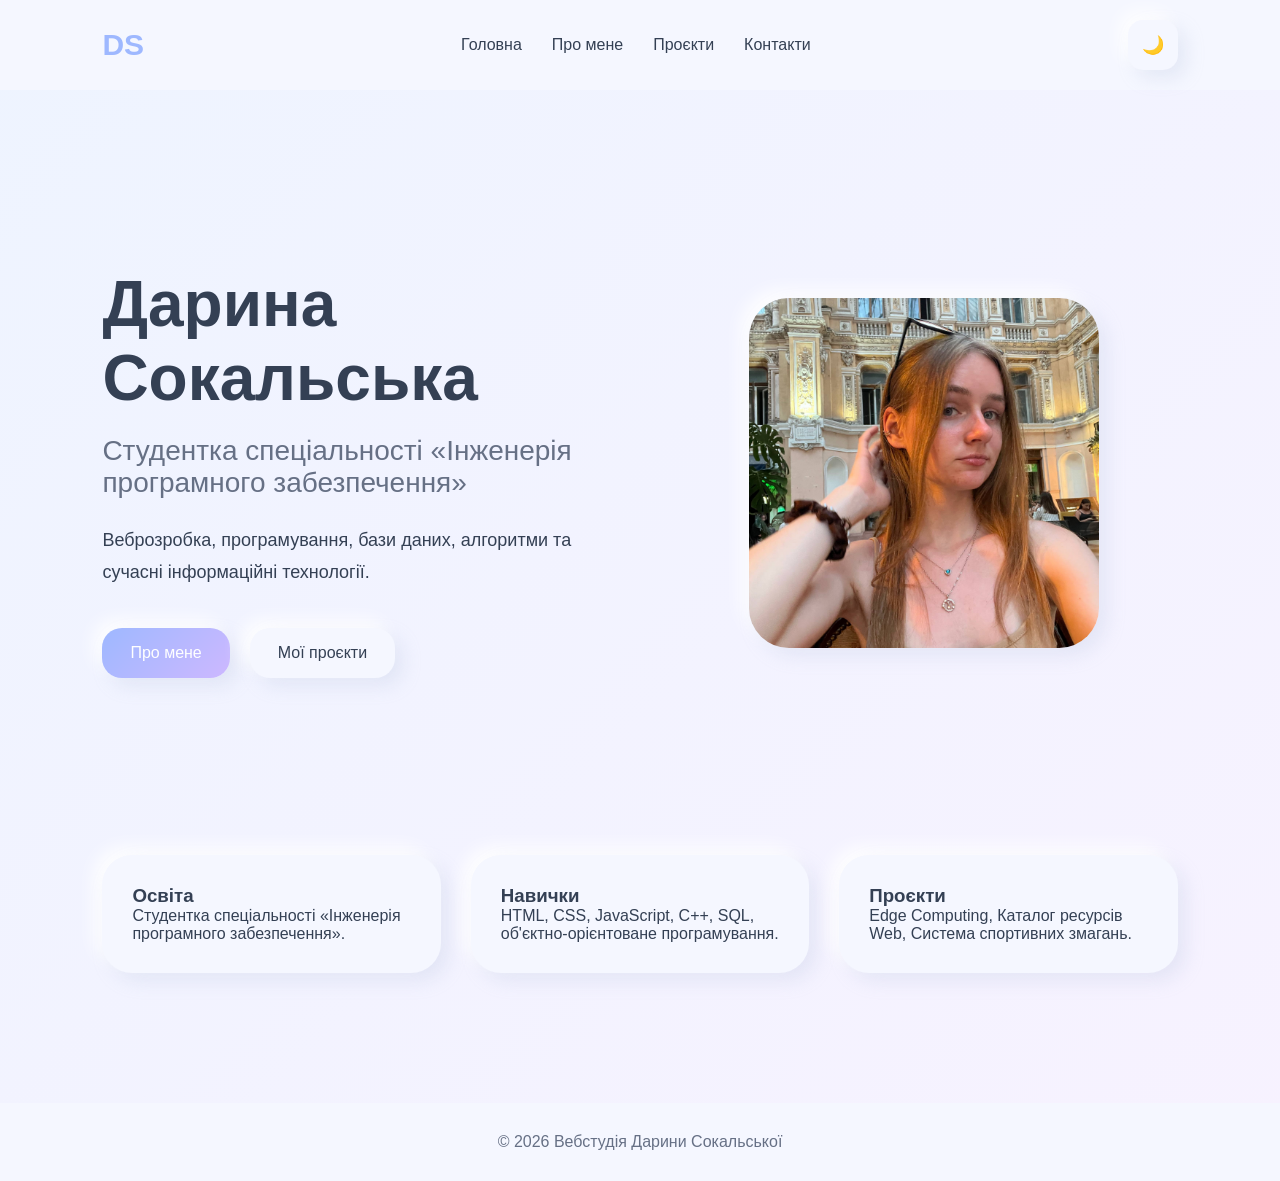
<file: index.html>
<!DOCTYPE html>
<html lang="uk">
<head>
    <meta charset="UTF-8">
    <meta name="viewport" content="width=device-width, initial-scale=1.0">
    <title>Portfolio | Дарина Сокальська</title>

    <link rel="stylesheet" href="css/style.css">
</head>
<body>

<header class="header">

    <div class="logo">
        DS
    </div>

    <nav class="nav" id="nav">
        <a href="index.html">Головна</a>
        <a href="about.html">Про мене</a>
        <a href="projects.html">Проєкти</a>
        <a href="contacts.html">Контакти</a>
    </nav>

    <div class="header-buttons">
        <button id="themeToggle">🌙</button>
        <button id="menuBtn" class="menu-btn">☰</button>
    </div>

</header>

<section class="hero">

    <div class="hero-content">

        <h1>Дарина Сокальська</h1>

        <h2>
            Студентка спеціальності
            «Інженерія програмного забезпечення»
        </h2>

        <p>
            Веброзробка, програмування, бази даних,
            алгоритми та сучасні інформаційні технології.
        </p>

        <div class="hero-buttons">
            <a href="about.html" class="btn">
                Про мене
            </a>

            <a href="projects.html" class="btn btn-secondary">
                Мої проєкти
            </a>
        </div>

    </div>

    <div class="hero-image">

        <img src="images/photo.jpg"
             alt="Дарина Сокальська">

    </div>

</section>

<section class="preview">

    <div class="card">

        <h3>Освіта</h3>

        <p>
            Студентка спеціальності
            «Інженерія програмного забезпечення».
        </p>

    </div>

    <div class="card">

        <h3>Навички</h3>

        <p>
            HTML, CSS, JavaScript, C++, SQL,
            об'єктно-орієнтоване програмування.
        </p>

    </div>

    <div class="card">

        <h3>Проєкти</h3>

        <p>
            Edge Computing,
            Каталог ресурсів Web,
            Система спортивних змагань.
        </p>

    </div>

</section>

<footer>

    <p>
        © 2026 Вебстудія Дарини Сокальської
    </p>

</footer>

<script src="js/script.js"></script>

</body>
</html>
</file>
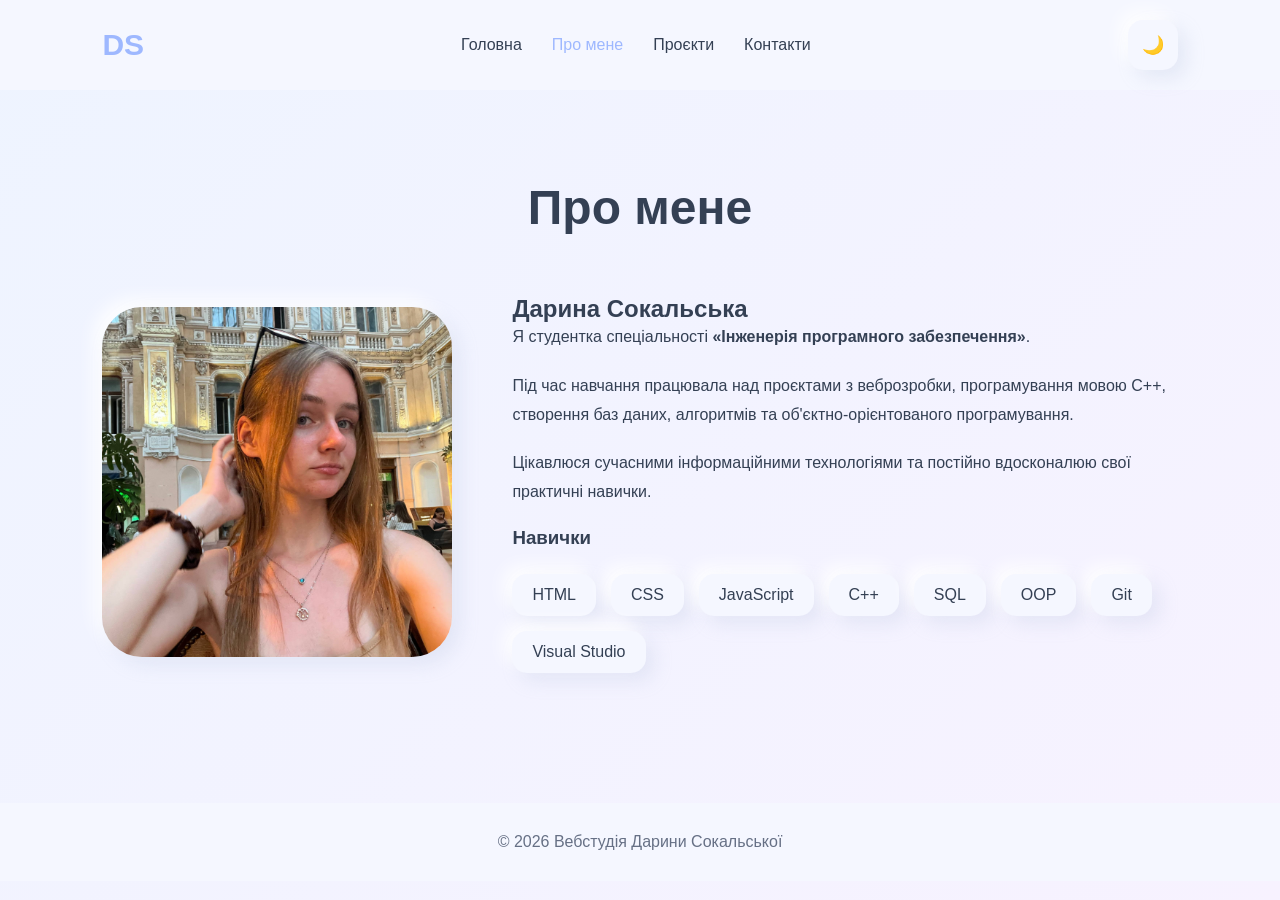
<file: about.html>
<!DOCTYPE html>
<html lang="uk">
<head>
    <meta charset="UTF-8">
    <meta name="viewport" content="width=device-width, initial-scale=1.0">
    <title>Про мене | Дарина Сокальська</title>

    <link rel="stylesheet" href="css/style.css">
</head>
<body>

<header class="header">

    <div class="logo">
        DS
    </div>

    <nav class="nav" id="nav">
        <a href="index.html">Головна</a>
        <a href="about.html" class="active">Про мене</a>
        <a href="projects.html">Проєкти</a>
        <a href="contacts.html">Контакти</a>
    </nav>

    <div class="header-buttons">
        <button id="themeToggle">🌙</button>
        <button id="menuBtn" class="menu-btn">☰</button>
    </div>

</header>

<section class="page-section">

    <h1 class="page-title">Про мене</h1>

    <div class="about-container">

        <div class="about-image">
            <img src="images/photo.jpg" alt="Дарина Сокальська">
        </div>

        <div class="about-text">

            <h2>Дарина Сокальська</h2>

            <p>
                Я студентка спеціальності
                <strong>«Інженерія програмного забезпечення»</strong>.
            </p>

            <p>
                Під час навчання працювала над проєктами
                з веброзробки, програмування мовою C++,
                створення баз даних, алгоритмів та
                об'єктно-орієнтованого програмування.
            </p>

            <p>
                Цікавлюся сучасними інформаційними
                технологіями та постійно вдосконалюю
                свої практичні навички.
            </p>

            <h3>Навички</h3>

            <div class="skills">

                <span>HTML</span>
                <span>CSS</span>
                <span>JavaScript</span>
                <span>C++</span>
                <span>SQL</span>
                <span>OOP</span>
                <span>Git</span>
                <span>Visual Studio</span>

            </div>

        </div>

    </div>

</section>

<footer>
    <p>© 2026 Вебстудія Дарини Сокальської</p>
</footer>

<script src="js/script.js"></script>

</body>
</html>
</file>
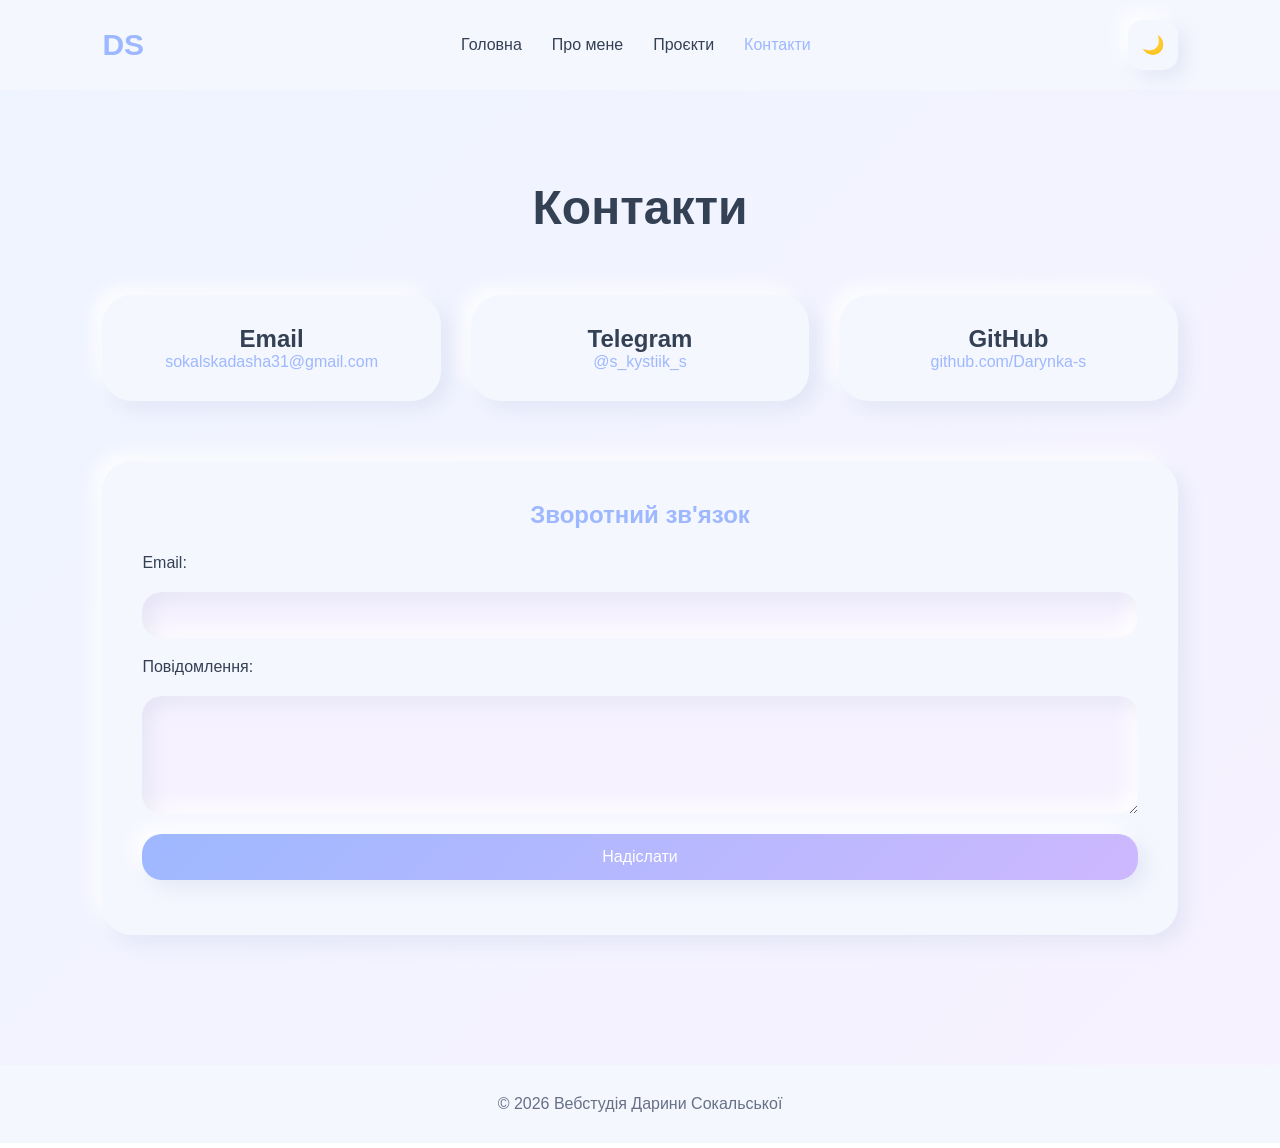
<file: contacts.html>
<!DOCTYPE html>
<html lang="uk">
<head>
    <meta charset="UTF-8">
    <meta name="viewport" content="width=device-width, initial-scale=1.0">
    <title>Контакти | Дарина Сокальська</title>

    <link rel="stylesheet" href="css/style.css">
</head>
<body>

<header class="header">

    <div class="logo">
        DS
    </div>

    <nav class="nav" id="nav">
        <a href="index.html">Головна</a>
        <a href="about.html">Про мене</a>
        <a href="projects.html">Проєкти</a>
        <a href="contacts.html" class="active">Контакти</a>
    </nav>

    <div class="header-buttons">
        <button id="themeToggle">🌙</button>
        <button id="menuBtn" class="menu-btn">☰</button>
    </div>

</header>

<section class="page-section">

    <h1 class="page-title">Контакти</h1>

    <div class="contacts-wrapper">

        <div class="contact-card">
            <h2>Email</h2>
            <p>
                <a href="mailto:sokalskadasha31@gmail.com">
                    sokalskadasha31@gmail.com
                </a>
            </p>
        </div>

        <div class="contact-card">
            <h2>Telegram</h2>
            <p>
                <a href="https://t.me/s_kystiik_s" target="_blank">
                    @s_kystiik_s
                </a>
            </p>
        </div>

        <div class="contact-card">
            <h2>GitHub</h2>
            <p>
                <a href="https://github.com/Darynka-s" target="_blank">
                    github.com/Darynka-s
                </a>
            </p>
        </div>

    </div>

    <div class="contact-form">
        <h2>Зворотний зв'язок</h2>
        <form id="feedbackForm">
            <label for="email">Email:</label>
            <input type="email" id="email" required>

            <label for="message">Повідомлення:</label>
            <textarea id="message" rows="5" required></textarea>

            <button type="submit">Надіслати</button>
        </form>
        <p id="formStatus"></p>
    </div>

</section>

<footer>
    <p>© 2026 Вебстудія Дарини Сокальської</p>
</footer>

<script src="js/script.js"></script>

</body>
</html>
</file>
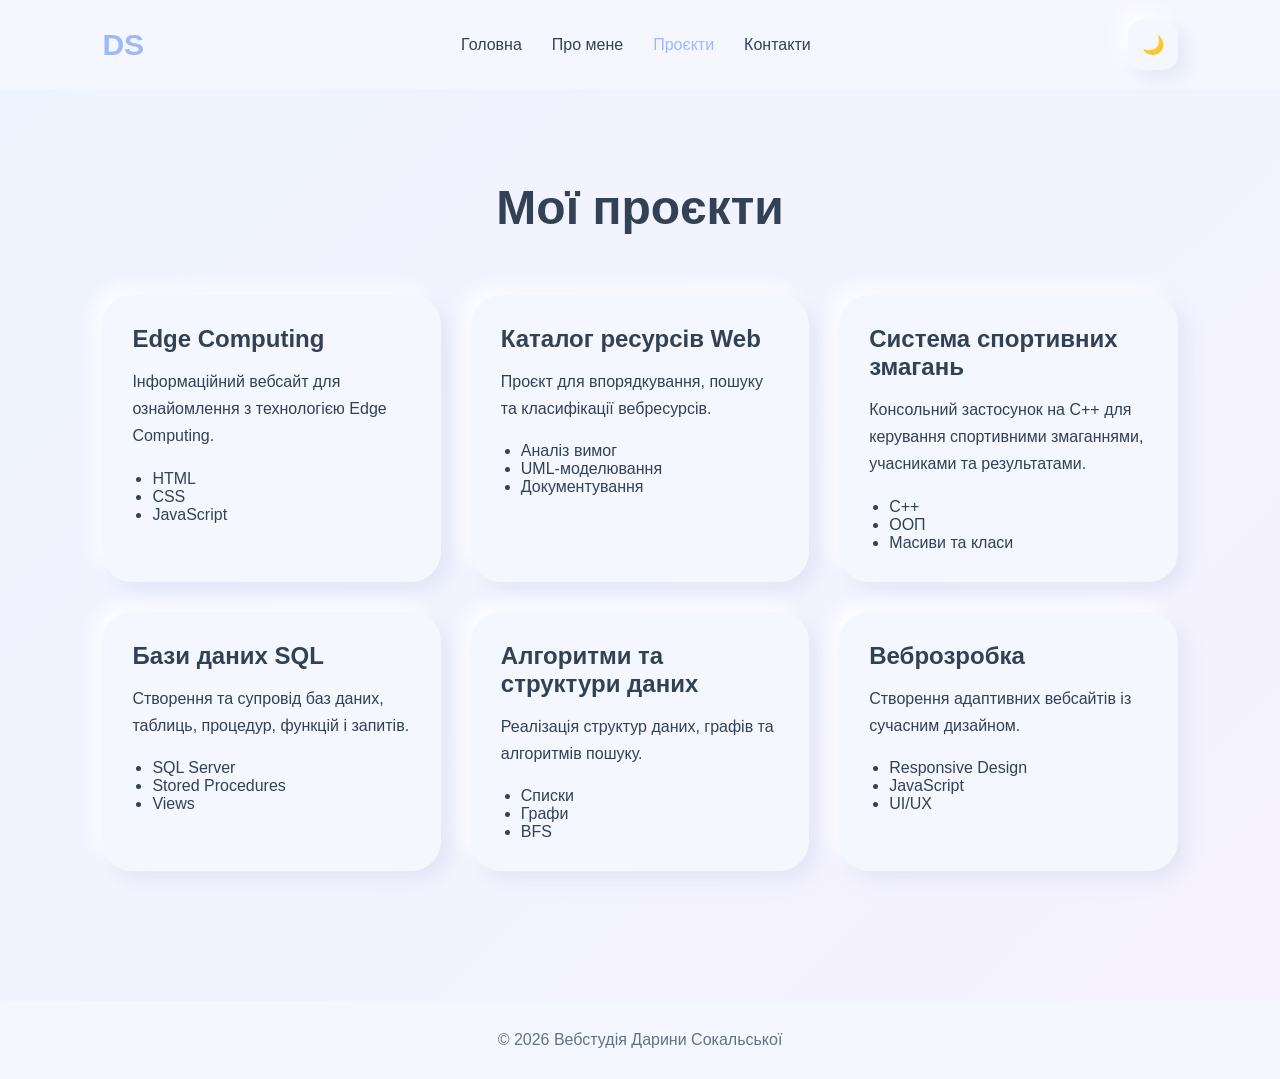
<file: projects.html>
<!DOCTYPE html>
<html lang="uk">
<head>
    <meta charset="UTF-8">
    <meta name="viewport" content="width=device-width, initial-scale=1.0">
    <title>Проєкти | Дарина Сокальська</title>

    <link rel="stylesheet" href="css/style.css">
</head>
<body>

<header class="header">

    <div class="logo">
        DS
    </div>

    <nav class="nav" id="nav">
        <a href="index.html">Головна</a>
        <a href="about.html">Про мене</a>
        <a href="projects.html" class="active">Проєкти</a>
        <a href="contacts.html">Контакти</a>
    </nav>

    <div class="header-buttons">
        <button id="themeToggle">🌙</button>
        <button id="menuBtn" class="menu-btn">☰</button>
    </div>

</header>

<section class="page-section">

    <h1 class="page-title">Мої проєкти</h1>

    <div class="projects-grid">

        <div class="project-card">

            <h2>Edge Computing</h2>

            <p>
                Інформаційний вебсайт для ознайомлення
                з технологією Edge Computing.
            </p>

            <ul>
                <li>HTML</li>
                <li>CSS</li>
                <li>JavaScript</li>
            </ul>

        </div>

        <div class="project-card">

            <h2>Каталог ресурсів Web</h2>

            <p>
                Проєкт для впорядкування, пошуку
                та класифікації вебресурсів.
            </p>

            <ul>
                <li>Аналіз вимог</li>
                <li>UML-моделювання</li>
                <li>Документування</li>
            </ul>

        </div>

        <div class="project-card">

            <h2>Система спортивних змагань</h2>

            <p>
                Консольний застосунок на C++ для
                керування спортивними змаганнями,
                учасниками та результатами.
            </p>

            <ul>
                <li>C++</li>
                <li>ООП</li>
                <li>Масиви та класи</li>
            </ul>

        </div>

        <div class="project-card">

            <h2>Бази даних SQL</h2>

            <p>
                Створення та супровід баз даних,
                таблиць, процедур, функцій і запитів.
            </p>

            <ul>
                <li>SQL Server</li>
                <li>Stored Procedures</li>
                <li>Views</li>
            </ul>

        </div>

        <div class="project-card">

            <h2>Алгоритми та структури даних</h2>

            <p>
                Реалізація структур даних,
                графів та алгоритмів пошуку.
            </p>

            <ul>
                <li>Списки</li>
                <li>Графи</li>
                <li>BFS</li>
            </ul>

        </div>

        <div class="project-card">

            <h2>Веброзробка</h2>

            <p>
                Створення адаптивних вебсайтів
                із сучасним дизайном.
            </p>

            <ul>
                <li>Responsive Design</li>
                <li>JavaScript</li>
                <li>UI/UX</li>
            </ul>

        </div>

    </div>

</section>

<footer>
    <p>© 2026 Вебстудія Дарини Сокальської</p>
</footer>

<script src="js/script.js"></script>

</body>
</html>
</file>
<file: css/style.css>
:root{
    --bg:#eef4ff;
    --bg-secondary:#f7f2ff;
    --card:#f5f7ff;
    --primary:#9eb8ff;
    --secondary:#cdb8ff;
    --text:#344054;
    --text-light:#667085;
    --white:#ffffff;
    --shadow-dark: 8px 8px 18px rgba(180,190,220,.25);
    --shadow-light: -8px -8px 18px rgba(255,255,255,.95);
    --transition:.3s ease;
}

body.dark {
    --bg:#121212;
    --bg-secondary:#1e1e1e;
    --card:#2a2a2a;
    --primary:#bb86fc;
    --secondary:#03dac6;
    --text:#ffffff;
    --text-light:#aaaaaa;
    --white:#2a2a2a;
    --shadow-dark: 8px 8px 18px rgba(0,0,0,.6);
    --shadow-light: -8px -8px 18px rgba(255,255,255,.05);
}

*{margin:0;padding:0;box-sizing:border-box;}
html{scroll-behavior:smooth;}
body{
    font-family:"Segoe UI", sans-serif;
    background: linear-gradient(135deg, var(--bg), var(--bg-secondary));
    color:var(--text);
    min-height:100vh;
    transition:var(--transition);
}


.header{
    width:100%;
	display:flex;
	justify-content:space-between;
	align-items:center;
    padding:20px 8%;
	position:sticky;
	top:0;
	z-index:1000;
    backdrop-filter:blur(15px);
	background: var(--card);
}
.logo{
	font-size:30px;
    font-weight:700;
	color:var(--primary);}
.nav{
	display:flex;
	gap:30px;}
.nav a{
	text-decoration:none;
	color:var(--text);
	font-weight:500;
	transition:var(--transition)
	;}
.nav a:hover,
.nav a.active{
	color:var(--primary)
	;}
.header-buttons{
	display:flex;
	gap:12px;
	}
.header-buttons button{
    border:none;
	width:50px;
	height:50px;
	border-radius:15px;
	background:var(--card);
    cursor:pointer;
	box-shadow: var(--shadow-dark), var(--shadow-light);
	font-size:18px;
}
.menu-btn{
	display:none;
	}
	
.hero{
	min-height:85vh;
	display:flex;
	align-items:center;
	justify-content:space-between;
	padding:60px 8%;
	gap:60px;
	}
	
.hero-content{
	flex:1;
	}
.hero-content h1{
	font-size:64px;
	margin-bottom:20px;
	}
.hero-content h2{
	font-size:28px;
	font-weight:500;
	color:var(--text-light);
	margin-bottom:25px;
	}
.hero-content p{
	font-size:18px;
	line-height:1.8;
	max-width:700px;
	}
	
.hero-buttons{
	margin-top:40px;
	display:flex;
	gap:20px;
	}
	
.btn{
    text-decoration:none;
	padding:16px 28px;
	border-radius:20px;
	color:var(--white);
    background: linear-gradient(135deg, var(--primary), var(--secondary));
    box-shadow: var(--shadow-dark), var(--shadow-light);
    transition: transform 0.3s ease, box-shadow 0.3s ease;
}
.btn-secondary{
	background:var(--card);
	color:var(--text);
	}
	
.hero-image{
	flex:1;
	display:flex;
	justify-content:center;
	}
	
.hero-image img{
	width:350px;
	height:350px;
	object-fit:cover;
	border-radius:40px;
	box-shadow: var(--shadow-dark), var(--shadow-light);
	}

.page-section{
	padding:90px 8%;
	}
.page-title{
	text-align:center;
	font-size:48px;
	margin-bottom:60px;
	}

.about-container{
	display:flex;
	gap:60px;
	align-items:center;
	}
.about-image img{
	width:350px;
	height:350px;
	object-fit:cover;
	border-radius:40px;
	box-shadow: var(--shadow-dark), var(--shadow-light);
	}
	
.about-text{
	flex:1;
	}
.about-text p{
	margin-bottom:20px;
	line-height:1.8;
	}
	
.skills{
	display:flex;
	flex-wrap:wrap;
	gap:15px;
	margin-top:25px;
	}
	
.skills span{
	padding:12px 20px;
	border-radius:15px;
	background:var(--card);
	box-shadow: var(--shadow-dark), var(--shadow-light);
	}

.preview{
	padding:0 8% 90px;
	display:grid;
	grid-template-columns: repeat(3,1fr);
	gap:30px;
	}
	
.card,.project-card,.contact-card{
    padding:30px;
	border-radius:30px;
	background:var(--card);
    box-shadow: var(--shadow-dark), var(--shadow-light);
    transition: transform 0.3s ease, box-shadow 0.3s ease, background-color 0.3s ease, opacity 0.6s ease-out, transform 0.6s ease-out;
    opacity: 0;transform: translateY(20px);
}
.card:hover,.project-card:hover,.contact-card:hover{
    transform: scale(1.05);
	box-shadow: 0 12px 24px rgba(0,0,0,0.25);
    background-color: rgba(255,255,255,0.05);
}

.projects-grid{
	display:grid;
	grid-template-columns: repeat(3,1fr);
	gap:30px;
	}
	
.project-card h2{
	margin-bottom:15px;
	}
	
.project-card p{
	line-height:1.7;
	margin-bottom:20px;
	}
.project-card ul{
	padding-left:20px;
	}

.contacts-wrapper{
	display:grid;
	grid-template-columns: repeat(3,1fr);
	gap:30px;
	}
	
.contact-card{
	text-align:center;
	}
	
.contact-card a{
	text-decoration:none;
	color:var(--primary);
	}
	
.contact-info{
	text-align:center;
	margin-top:60px;
	}
	
.contact-info p{
	margin-top:20px;
	line-height:1.8;
	}

.contact-form{margin-top:60px;
	padding:40px;
	border-radius:30px;
	background:var(--card);
	box-shadow: var(--shadow-dark), var(--shadow-light);
	}
	
.contact-form h2{
	text-align:center;
	margin-bottom:25px;
	color:var(--primary);
	}
	
.contact-form form{
	display:flex;
	flex-direction:column;
	gap:20px;
	}
	
.contact-form label{
	font-weight:500;
	color:var(--text);
	}
	
.contact-form input,.contact-form textarea{
    padding:14px 18px;
	border:none;
	border-radius:20px;
	background:var(--bg-secondary);
    color:var(--text);
	font-size:16px;
	box-shadow: inset var(--shadow-dark), inset var(--shadow-light);
}

.contact-form input:focus,.contact-form textarea:focus{
	outline:none;
	background:var(--white);
	box-shadow: 0 0 8px var(--primary);
	}
	
.contact-form button{
    padding:14px 22px;
	border:none;
	border-radius:20px;
	background: linear-gradient(135deg, var(--primary), var(--secondary));
    color:var(--white);
	font-size:16px;
	cursor:pointer;
	box-shadow: var(--shadow-dark), var(--shadow-light);
}

.contact-form button:hover{
	transform: scale(1.05);
	box-shadow: 0 12px 24px rgba(0,0,0,0.25);
	}
	
#formStatus{
	margin-top:15px;
	text-align:center;
	font-weight:500;
	}

footer{
	text-align:center;
	padding:30px;
	margin-top:40px;
	color:var(--text-light);
	background: var(--card);
	}

@keyframes slideIn {
	from { 
		opacity:0;
		transform: translateX(100%);
		}
		to {
			opacity:1; 
			transform: translateX(0);
			}
			}
			
@keyframes slideOut {	
	from {
		opacity:1; 
		transform: translateX(0);
		}
		to {
			opacity:0;
			transform: translateX(100%);
			}
			}
			
@media(max-width:992px){
    .hero{
		flex-direction:column;
		text-align:center;
		padding:40px 5%;
		}
		
    .hero-content h1{
		font-size:42px;
		}
		
    .hero-content h2{
		font-size:22px;
		}
		
    .hero-content p{
		font-size:16px;
		}
		
    .hero-image img{
		width:260px;
		height:260px;
		}
		
    .preview,.projects-grid,.contacts-wrapper{
		grid-template-columns: repeat(2,1fr);
		gap:20px;
		}
    .about-container{
		flex-direction:column;
		text-align:center;
		}
}

@media(max-width:768px){
    .menu-btn{
		display:block;
		}
		
    .nav{
        position:absolute;
		top:80px;
		right:20px;
		width:220px;
		background:var(--card);
        flex-direction:column;
		padding:20px;
		border-radius:20px;
		display:none;
        box-shadow: var(--shadow-dark), var(--shadow-light);
    }
    .nav.show{
		display:flex;
		}
		
    .nav a{
		padding:12px 0;
		font-size:16px;
		}

    .hero{
		flex-direction:column;
		text-align:center;
		padding:30px 5%;
		}
		
    .hero-content h1{
		font-size:28px;
		margin-bottom:15px;
		}
		
    .hero-content h2{
		font-size:18px;
		margin-bottom:20px;
		}
		
    .hero-content p{
		font-size:15px;
		line-height:1.6;
		}
		
    .hero-image img{
		width:200px;
		height:200px;
		margin-top:20px;
		}
		
    .hero-buttons{
		flex-direction:column;
		gap:15px;
		}
		
    .btn,.btn-secondary{
		width:100%;
		text-align:center;
		}
		
    .page-title{
		font-size:26px;
		}
		
    .preview,.projects-grid,.contacts-wrapper{
		grid-template-columns:1fr;
		gap:20px;
		}
}
</file>
